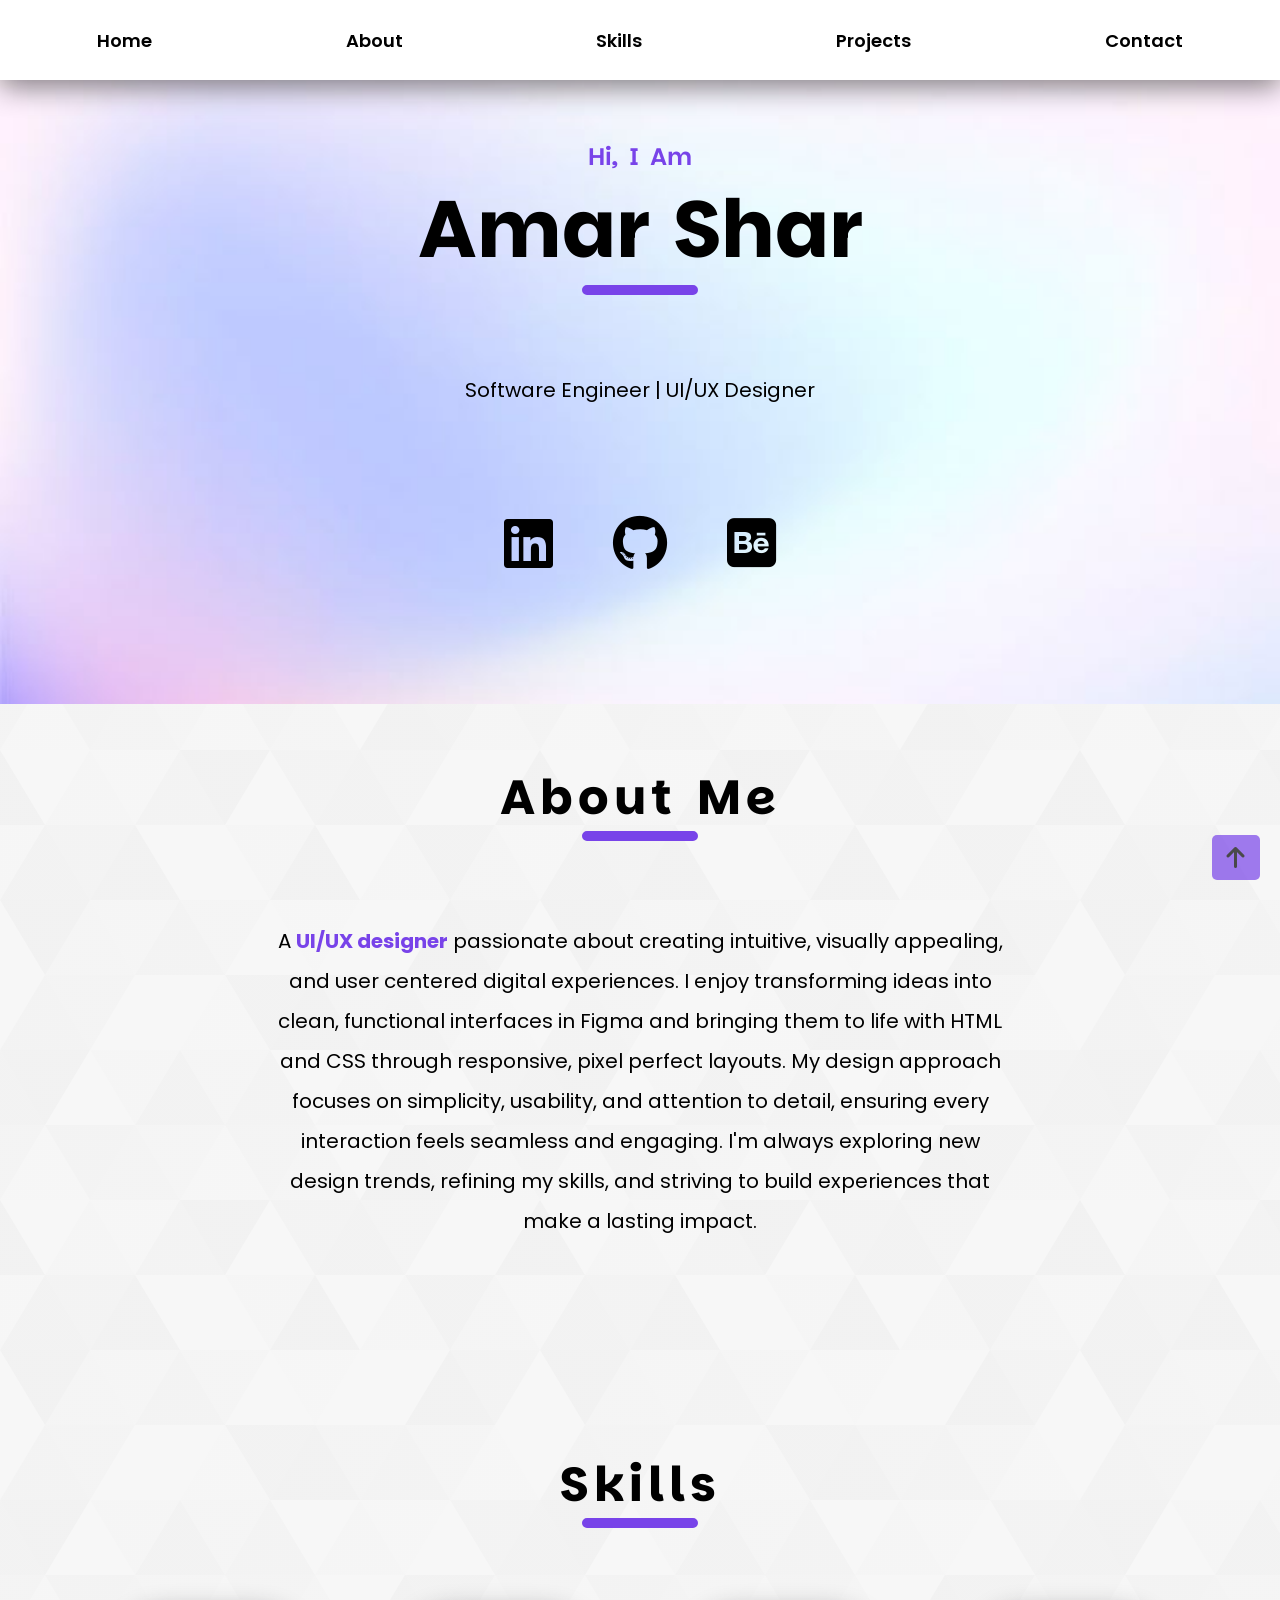
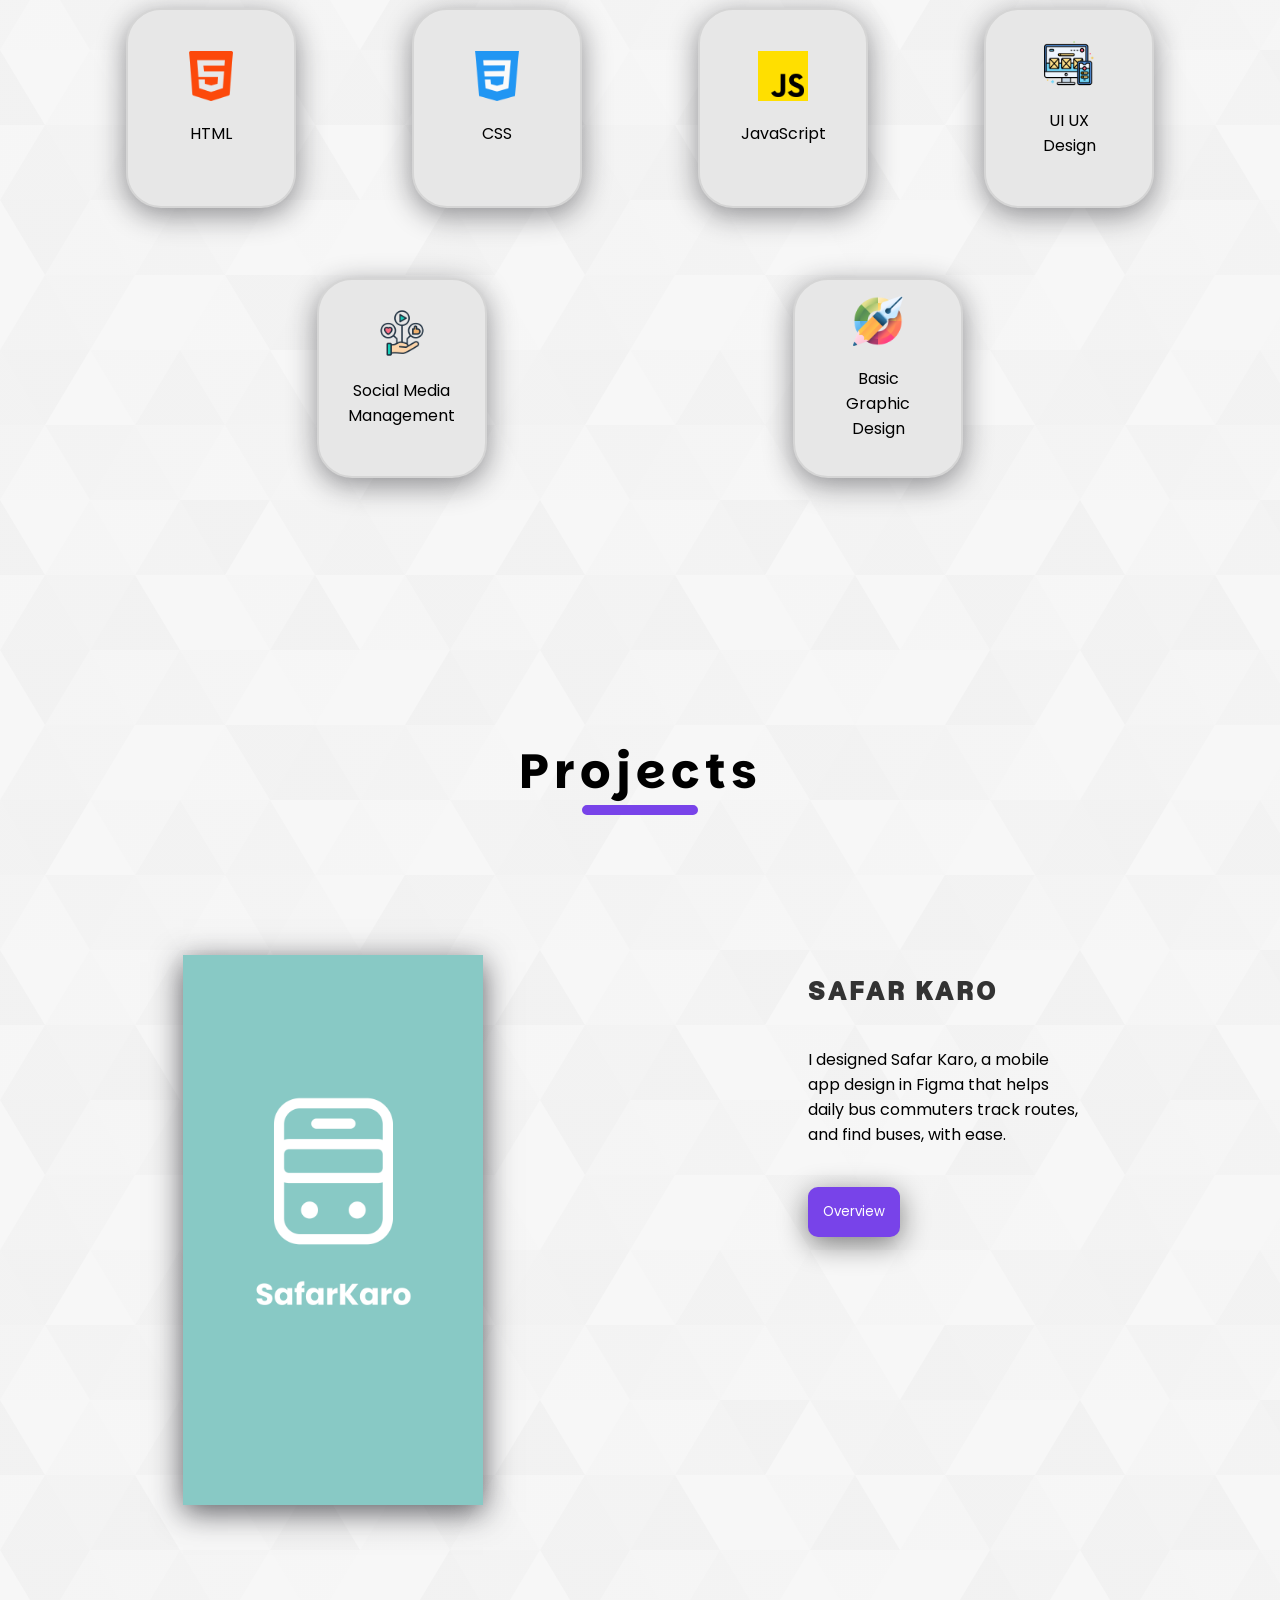
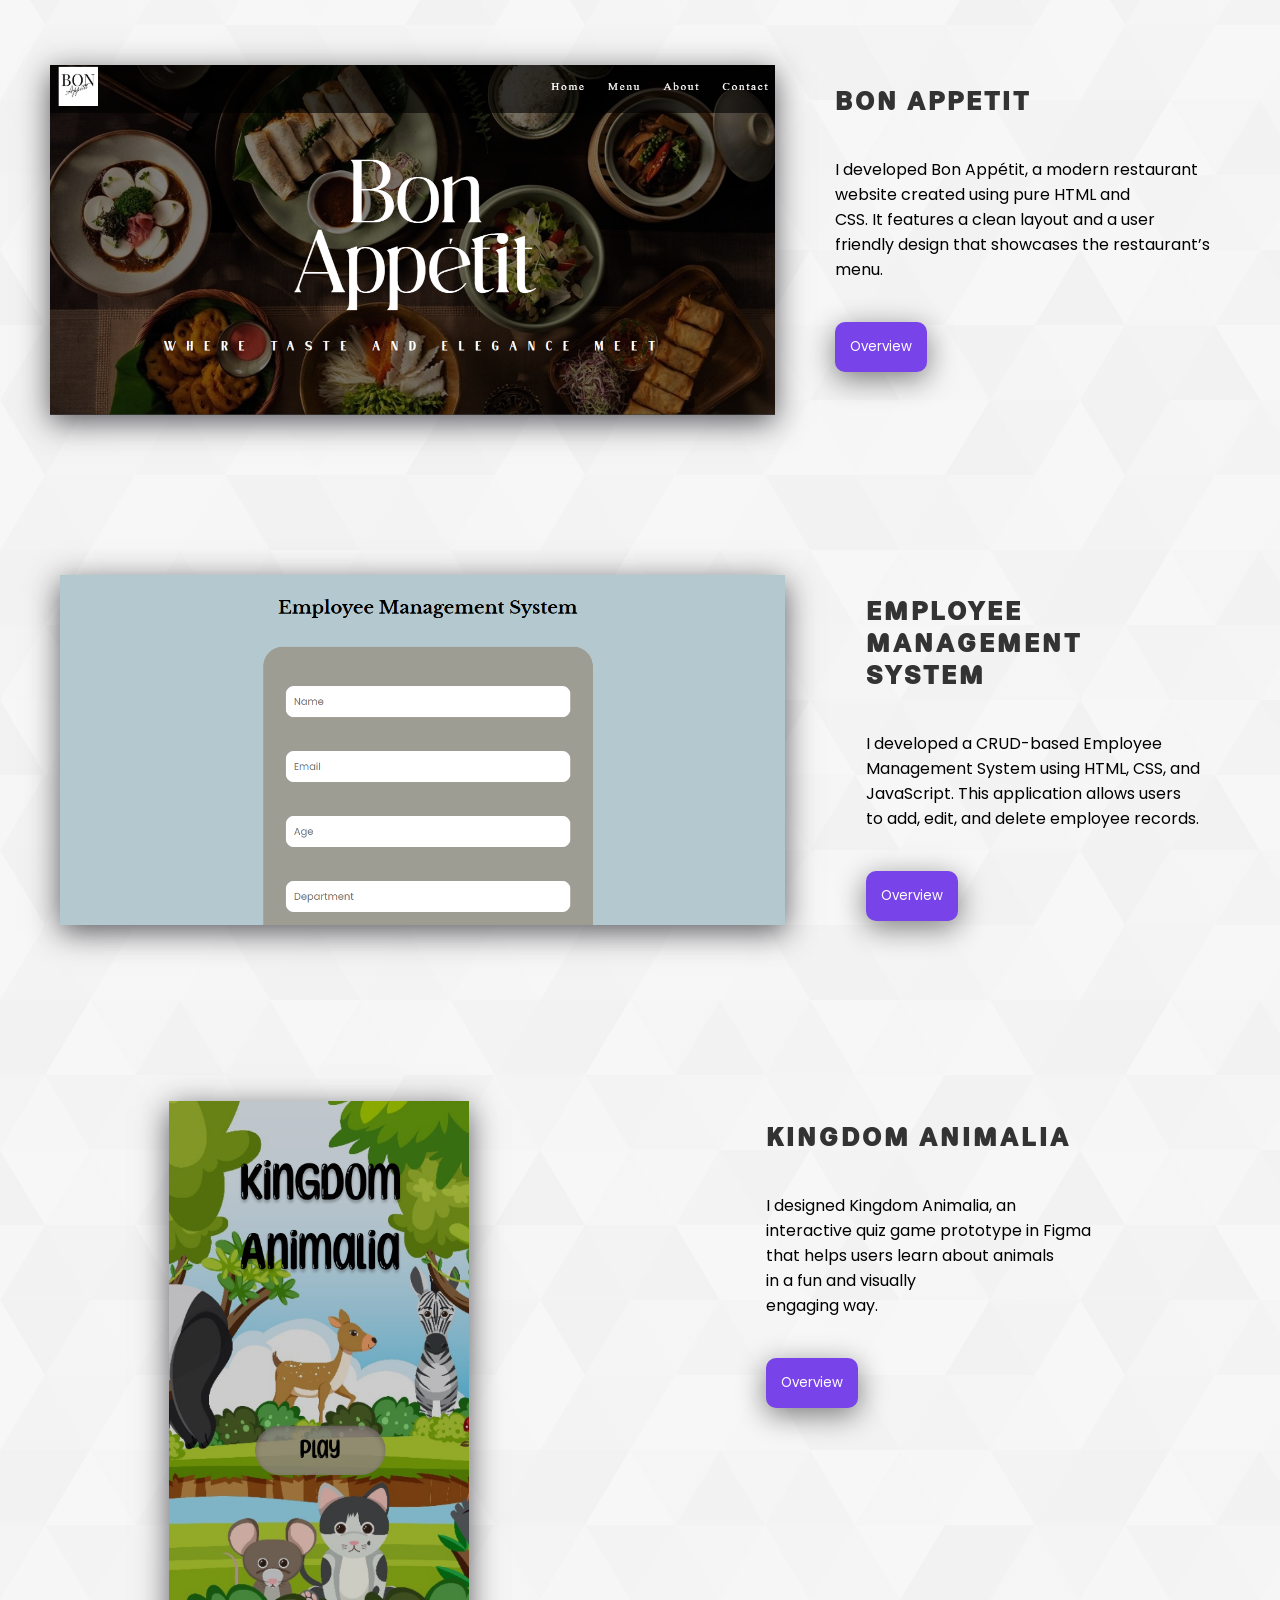
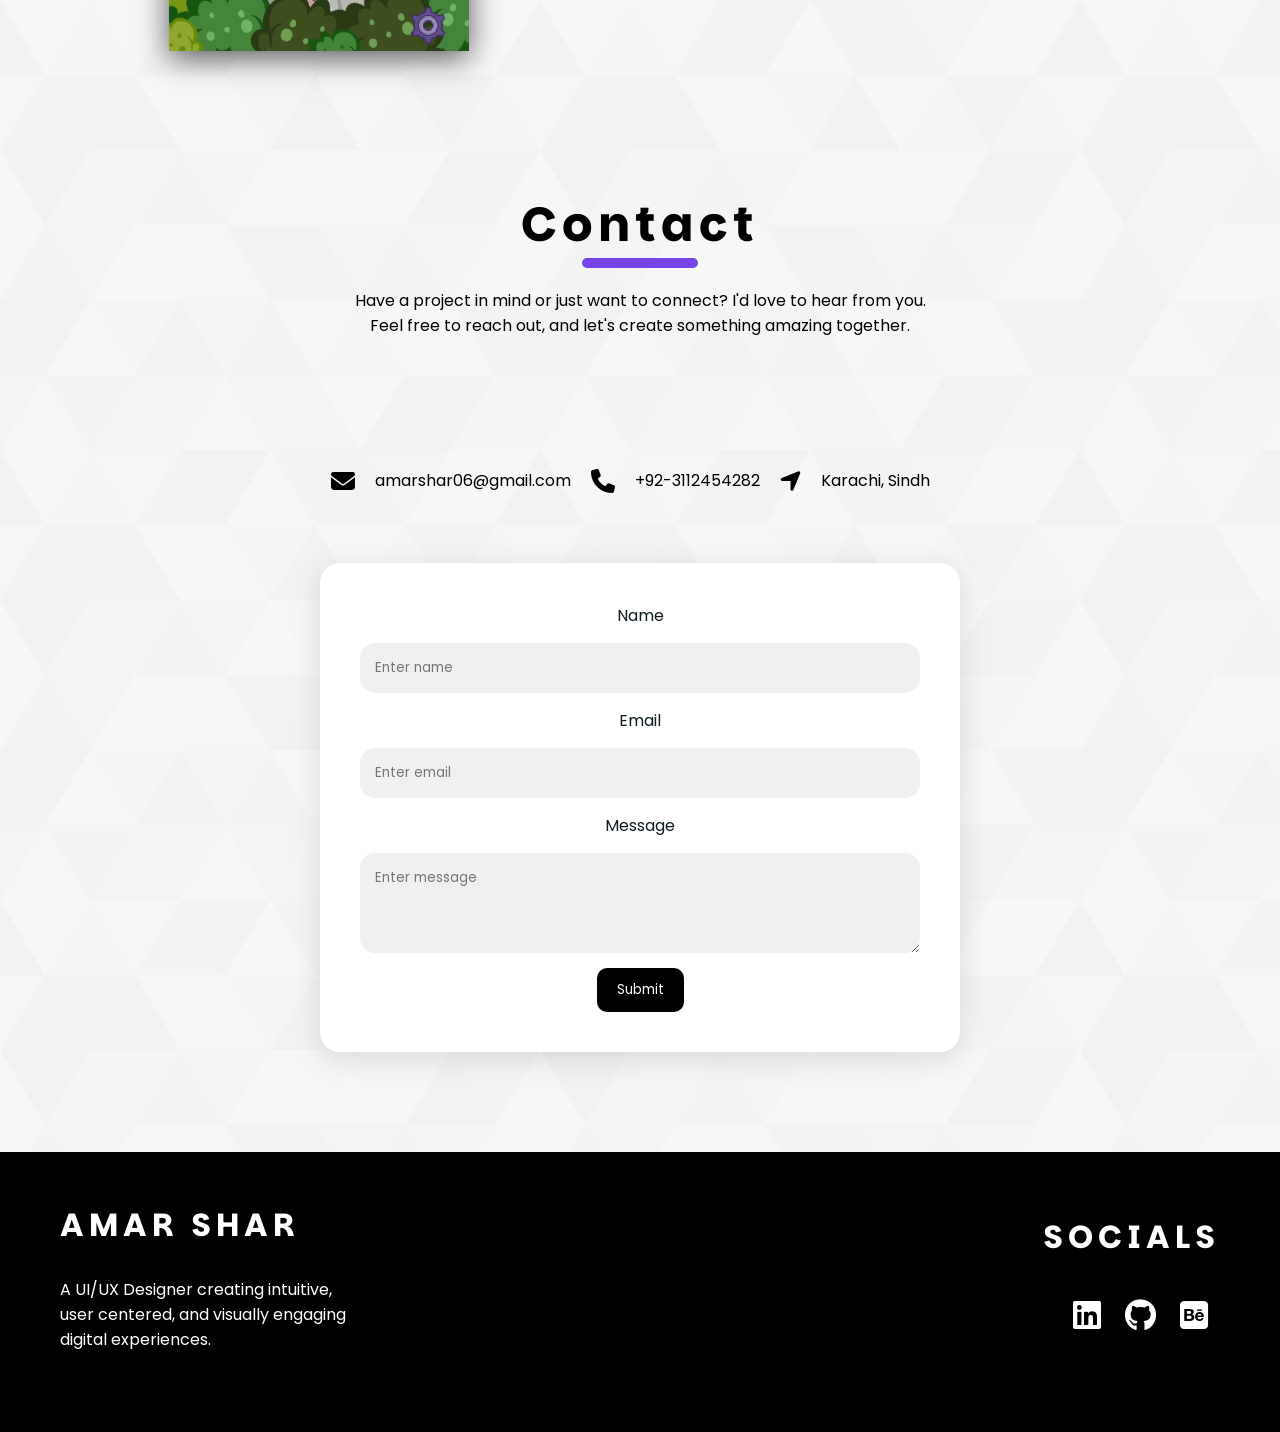
<file: index.html>
<!DOCTYPE html>
<html lang="en">

<head>
    <meta charset="UTF-8">
    <meta name="viewport" content="width=device-width, initial-scale=1.0">
    <title>Amar shar - Portfolio</title>
    <link rel="stylesheet" href="https://cdnjs.cloudflare.com/ajax/libs/font-awesome/6.6.0/css/all.min.css"
        integrity="sha512-Kc323vGBEqzTmouAECnVceyQqyqdsSiqLQISBL29aUW4U/M7pSPA/gEUZQqv1cwx4OnYxTxve5UMg5GT6L4JJg=="
        crossorigin="anonymous" referrerpolicy="no-referrer" />


    <link rel="preconnect" href="https://fonts.googleapis.com">
    <link rel="preconnect" href="https://fonts.gstatic.com" crossorigin>
    <link
        href="https://fonts.googleapis.com/css2?family=Dosis:wght@200..800&family=Libre+Baskerville:ital,wght@0,400;0,700;1,400&family=Momo+Trust+Display&family=Parkinsans:wght@300..800&family=Poppins:ital,wght@0,100;0,200;0,300;0,400;0,500;0,600;0,700;0,800;0,900;1,100;1,200;1,300;1,400;1,500;1,600;1,700;1,800;1,900&family=Roboto+Slab:wght@100..900&display=swap"
        rel="stylesheet">
    <link rel="stylesheet" href="style.css">
</head>

<body>
    <div id="top"></div>

    <nav class="navbar">
        <a href="#home">Home</a>
        <a href="#about">about</a>
        <a href="#skills">skills</a>
        <a href="#projects">projects</a>
        <a href="#contact">Contact</a>
    </nav>

    <section id="home">
        <div class="intro-heading" id="name-head">
            
            <h4>hi, i am </h4>
            <h1> amar shar</h1>
            <div class="line-div">
                <div class="line"></div>
            </div>
        </div>
        <div class="intro-para">
            <p>Software Engineer | UI/UX Designer</p>
        </div>
        <div class="intro-buttons">
            <ul>
                <li class="intro-links"><a href="https://www.linkedin.com/in/amar-shar/"><i
                            class="fa-brands fa-linkedin"></i></a></li>
                <li class="intro-links"><a href="https://github.com/amarsharr"><i class="fa-brands fa-github"></i></a>
                </li>
                <li class="intro-links"><a href="https://www.behance.net/amarshar"><i
                            class="fa-brands fa-square-behance"></i></a></li>

            </ul>
            <a href="#top" class="back-to-top"><i class="fa-solid fa-arrow-up"></i></a>
        </div>
    </section>

    <section id="about">
        <div class="intro-heading" id="heading">

            <h1>about me</h1>
            <div class="line-div">
                <div class="line"></div>
            </div>
        </div>

        <div class=" about-para">
            <p id="about-info">A <b style="color:#7843E9 ;">UI/UX designer</b> passionate about creating intuitive,
                visually appealing, and user centered digital experiences. I enjoy transforming ideas into clean,
                functional interfaces in Figma and bringing them to life with HTML and CSS through responsive, pixel
                perfect layouts. My design approach focuses on simplicity, usability, and attention to detail, ensuring
                every interaction feels seamless and engaging. I'm always exploring new design trends, refining my
                skills, and striving to build experiences that make a lasting impact.

            </p>
            <!-- <div class="intro-buttons">
                <button class="intro-links">download CV</button>
            </div> -->
        </div>
    </section>

    <section id="skills">
        <div class="intro-heading" id="heading">
            <h1>skills</h1>
            <div class="line-div">
                <div class="line"></div>
            </div>
        </div>
        <div class="skills-box">
            <div class="skill-boxes"><img src="images/html5.png">
                <p>HTML</p>
            </div>
            <div class="skill-boxes"><img src="images/css.png">
                <p>CSS</p>
            </div>
            <div class="skill-boxes"><img src="images/js.png">
                <p>JavaScript</p>
            </div>
            <div class="skill-boxes"><img src="images/uiuxx.png">
                <p>UI UX Design</p>
            </div>
            <div class="skill-boxes"><img src="images/social-media-manager.png">
                <p>Social Media Management</p>
            </div>
            <div class="skill-boxes"><img src="images/graphic-designer.png">
                <p>Basic Graphic Design</p>
            </div>
        </div>
    </section>

    <section id="projects">
        <div class="intro-heading" id="heading">
            <h1>projects</h1>
            <div class="line-div">
                <div class="line"></div>
            </div>
        </div>

        <div class="all-projects">

            <div class="first-project">
                <div class="project-img" id="ui-img">
                    <a
                        href="https://www.behance.net/gallery/249056813/SafarKaro-Bus-tracking-app-UIUX-design-Case-study"><img
                            src="images/splash screen.png"></a>
                </div>

                <div class="project-info">
                    <div class="project-heading">
                        <h1 style="text-align: left;">safar karo</h1>
                    </div>

                    <div class="project-intro">
                        <p style="text-align: left;">I designed Safar Karo, a mobile<br> app design in Figma that helps
                            <br> daily bus commuters track routes, <br>and find buses, with ease.</p>
                    </div>

                    <div class="project-button">
                        <button><a href="fourproject.html">Overview</a></button>
                    </div>
                </div>
            </div>

            <div class="first-project">
                <div class="project-img">
                    <a href="https://amarsharr.github.io/Restaurant-BonAppetit/"><img src="images/bon appetit.png"></a>
                </div>

                <div class="project-info">
                    <div class="project-heading">
                        <h1 style="text-align: left;">bon appetit</h1>
                    </div>

                    <div class="project-intro">
                        <p style="text-align: left;">I developed Bon Appétit, a modern restaurant <br>website created
                            using pure HTML and <br>
                            CSS. It features a clean layout and a user <br> friendly design that showcases the
                            restaurant’s <br> menu.</p>
                    </div>

                    <div class="project-button">
                        <button><a href="oneproject.html">Overview</a></button>
                    </div>
                </div>
            </div>

            <div class="first-project">
                <div class="project-img">
                    <a href="https://amarsharr.github.io/Crud-Application/"><img src="images/crud.png"></a>
                </div>

                <div class="project-info">
                    <div class="project-heading">
                        <h1 style="text-align: left;">employee <br>management <br> System</h1>
                    </div>

                    <div class="project-intro">
                        <p style="text-align: left;">I developed a CRUD-based Employee <br> Management System using
                            HTML, CSS, and <br>
                            JavaScript. This application allows users <br>to add, edit, and delete employee records.</p>
                    </div>

                    <div class="project-button">
                        <button><a href="twoproject.html">Overview</a></button>
                    </div>
                </div>
            </div>

            <div class="first-project">
                <div class="project-img" id="ui-img">
                    <a
                        href="https://www.figma.com/proto/EWVR3t3GEAAWu7F1Di6KTS/kingdom-animalia?page-id=0%3A1&node-id=51-4&p=f&viewport=323%2C180%2C0.04&t=61Ddvv1HvXKOVvn8-1&scaling=min-zoom&content-scaling=fixed&starting-point-node-id=51%3A4&show-proto-sidebar=1"><img
                            src="images/home screen.png"></a>
                </div>

                <div class="project-info">
                    <div class="project-heading">
                        <h1 style="text-align: left;">kingdom animalia</h1>
                    </div>

                    <div class="project-intro">
                        <p style="text-align: left;">I designed Kingdom Animalia, an<br> interactive quiz game prototype
                            in Figma<br> that helps
                            users learn about animals<br> in a fun and visually <br> engaging way.</p>
                    </div>

                    <div class="project-button">
                        <button><a href="threeproject.html">Overview</a></button>
                    </div>
                </div>
            </div>


        </div>
    </section>

    <section id="contact">
        <div class="intro-heading" id="heading">
            <h1>contact</h1>
            <div class="line-div">
                <div class="line"></div>
            </div>
            <p>Have a project in mind or just want to connect? I'd love to hear from you. <br>Feel free to reach out,
                and let's create something amazing together.</p>
        </div>

        <div class="contact-details">
            <div class="icon-info-container">
                <i class="fa-solid fa-envelope icons"></i>
                <p><a href="#">amarshar06@gmail.com</a></p>
            </div>
            <div class="icon-info-container">
                <i class="fa-solid fa-phone icons"></i>
                <p>+92-3112454282</p>
            </div>
            <div class="icon-info-container">
                <i class="fa-solid fa-location-arrow icons"></i>
                <p>Karachi, Sindh </p>
            </div>
        </div>
        <div class="form-container">
            <div class="container">
                <form action="">
                    <label for="fname">Name</label>
                    <input type="text" id="fname" name="firstname" placeholder="Enter name">

                    <label for="email">Email</label>
                    <input type="email" id="email" name="email" placeholder="Enter email">

                    <label for="subject">Message</label>
                    <textarea id="subject" name="subject" placeholder="Enter message"></textarea>

                    <div class="button-div">
                        <input type="submit" value="Submit">
                    </div>
                </form>
            </div>
        </div>
    </section>

    <footer>
        <div class="footer-container">
            <div class="footer-head">
                <h1>amar shar</h1>
                <p style="text-align: left;">A UI/UX Designer creating intuitive, <br> user centered, and visually
                    engaging <br>digital experiences.</p>
            </div>
            <div class="footer-socials">
                <h1>socials</h1>
                <div class="footer-icon-container">
                    <ul>
                        <li class="footer-icons"><a href="https://www.linkedin.com/in/amar-shar/"><i
                                    class="fa-brands fa-linkedin"></i></a></li>
                        <li class="footer-icons"><a href="https://github.com/amarsharr"><i
                                    class="fa-brands fa-github"></i></a></li>
                        <!-- <li class="footer-icons"><a href=""><i class="fa-brands fa-instagram"></i></a></li> -->
                        <li class="footer-icons"><a href="https://www.behance.net/amarshar"><i
                                    class="fa-brands fa-square-behance"></i></a></li>
                    </ul>
                </div>
            </div>
        </div>
    </footer>
</body>

</html>
</file>
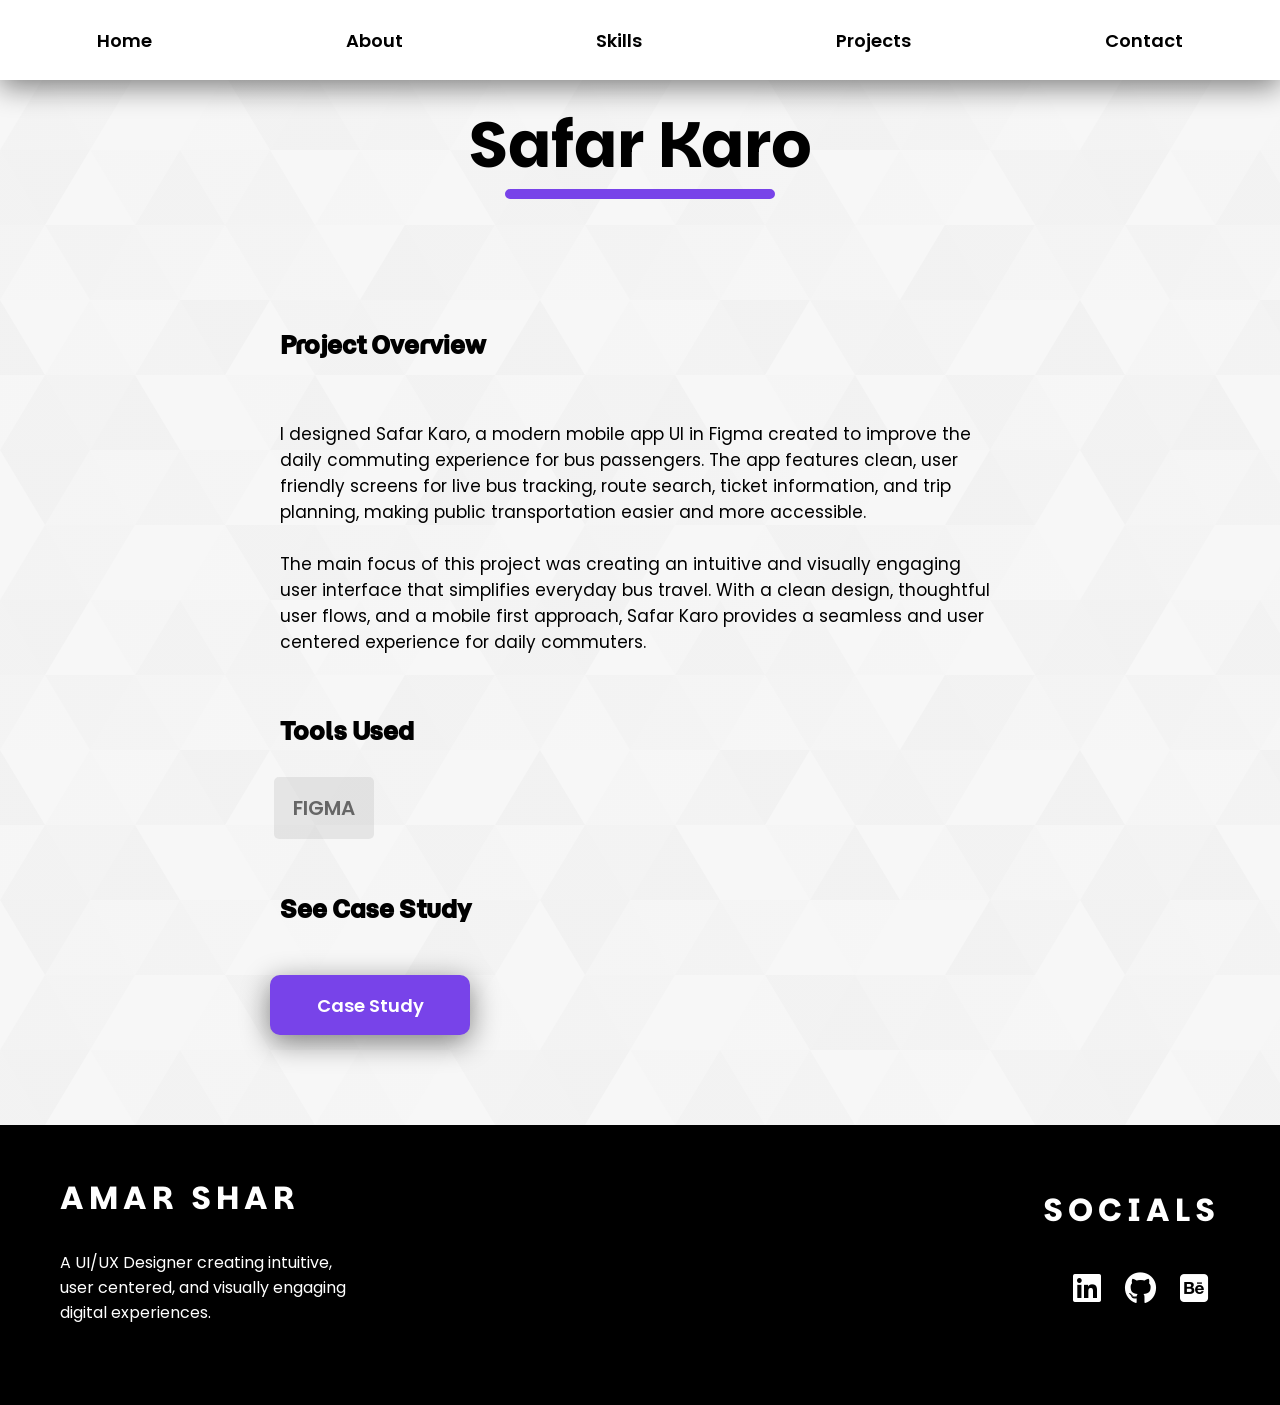
<file: fourproject.html>
<!DOCTYPE html>
<html lang="en">

<head>
    <meta charset="UTF-8">
    <meta name="viewport" content="width=device-width, initial-scale=1.0">
    <title>Portfolio-project</title>

    <link rel="preconnect" href="https://fonts.googleapis.com">
    <link rel="preconnect" href="https://fonts.gstatic.com" crossorigin>
    <link
        href="https://fonts.googleapis.com/css2?family=Dosis:wght@200..800&family=Libre+Baskerville:ital,wght@0,400;0,700;1,400&family=Momo+Trust+Display&family=Parkinsans:wght@300..800&family=Poppins:ital,wght@0,100;0,200;0,300;0,400;0,500;0,600;0,700;0,800;0,900;1,100;1,200;1,300;1,400;1,500;1,600;1,700;1,800;1,900&family=Roboto+Slab:wght@100..900&display=swap"
        rel="stylesheet">
    <link rel="stylesheet" href="https://cdnjs.cloudflare.com/ajax/libs/font-awesome/6.5.2/css/all.min.css">
    <link rel="stylesheet" href="style.css">
</head>

<body>
    <nav class="navbar">
        <a href="index.html">Home</a>
        <a href="index.html">about</a>
        <a href="index.html">skills</a>
        <a href="index.html">projects</a>
        <a href="index.html">Contact</a>
    </nav>

    <section class="oneproject">
        <div class="oneproject-head-container">
            <h1>safar karo</h1>
            <div class="line-div" id="project-line">
                <div class="line" id="project-line"></div>
            </div>
        </div>

        <div class="oneproject-content">

            <h2>Project Overview</h2>
            <p style="text-align: left;">I designed Safar Karo, a modern mobile app UI in Figma created to improve the
                daily commuting experience for bus passengers. The app features clean, user friendly screens for live
                bus tracking, route search, ticket information, and trip planning, making public transportation easier
                and more accessible.
                <br><br>
                The main focus of this project was creating an intuitive and visually engaging user interface that
                simplifies everyday bus travel. With a clean design, thoughtful user flows, and a mobile first approach,
                Safar Karo provides a seamless and user centered experience for daily commuters.
            </p>

            <h2>tools used</h2>
            <div class="skills-tools">
                <div class="tools-div">figma</div>
            </div>
            <h2>see case study</h2>
            <button><a
                    href="https://www.behance.net/gallery/249056813/SafarKaro-Bus-tracking-app-UIUX-design-Case-study">Case
                    Study</a></button>
        </div>
    </section>

    <footer>
        <div class="footer-container">
            <div class="footer-head">
                <h1>amar shar</h1>
                <p style="text-align: left;">A UI/UX Designer creating intuitive, <br> user centered, and visually
                    engaging <br>digital experiences.</p>
            </div>
            <div class="footer-socials">
                <h1>socials</h1>
                <div class="footer-icon-container">
                    <ul>
                        <li class="footer-icons"><a href="https://www.linkedin.com/in/amar-shar/"><i
                                    class="fa-brands fa-linkedin"></i></a></li>
                        <li class="footer-icons"><a href="https://github.com/amarsharr"><i
                                    class="fa-brands fa-github"></i></a></li>
                        <!-- <li class="footer-icons"><a href=""><i class="fa-brands fa-instagram"></i></a></li> -->
                        <li class="footer-icons"><a href="https://www.behance.net/amarshar"><i
                                    class="fa-brands fa-square-behance"></i></a></li>
                    </ul>
                </div>
            </div>
        </div>
    </footer>
</body>

</html>
</file>
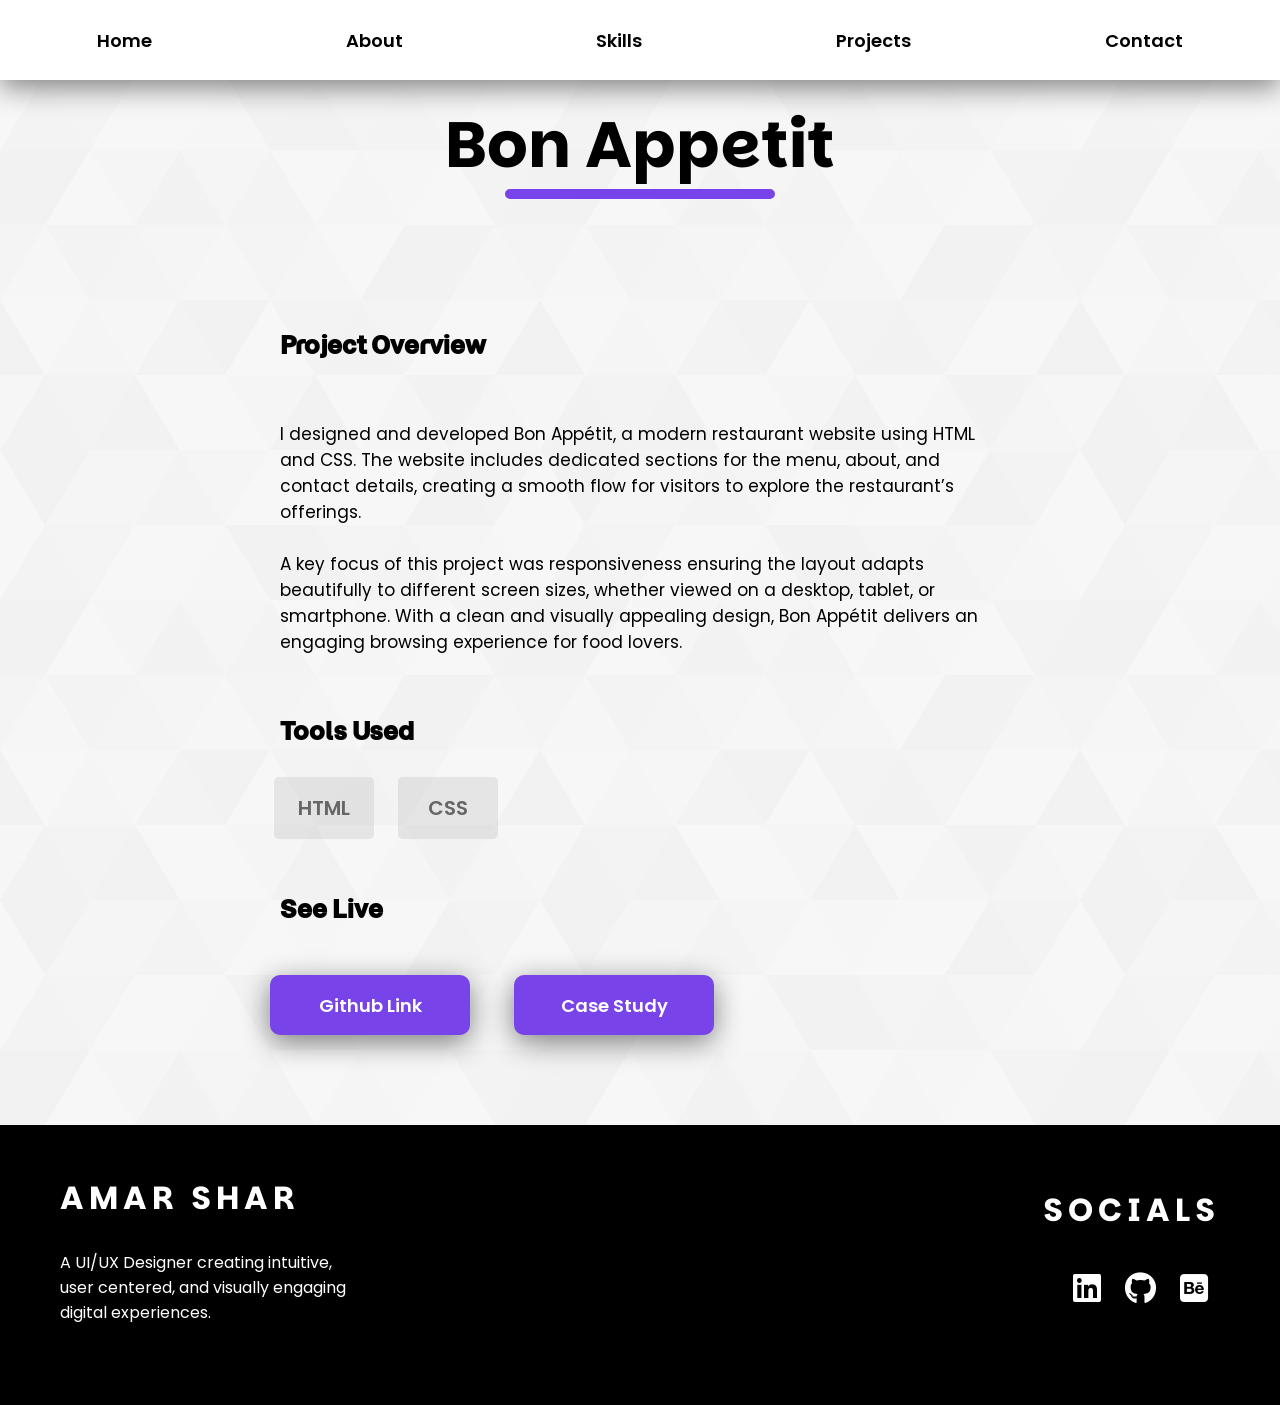
<file: oneproject.html>
<!DOCTYPE html>
<html lang="en">

<head>
    <meta charset="UTF-8">
    <meta name="viewport" content="width=device-width, initial-scale=1.0">
    <title>Portfolio-project</title>

    <link rel="preconnect" href="https://fonts.googleapis.com">
    <link rel="preconnect" href="https://fonts.gstatic.com" crossorigin>
    <link
        href="https://fonts.googleapis.com/css2?family=Dosis:wght@200..800&family=Libre+Baskerville:ital,wght@0,400;0,700;1,400&family=Momo+Trust+Display&family=Parkinsans:wght@300..800&family=Poppins:ital,wght@0,100;0,200;0,300;0,400;0,500;0,600;0,700;0,800;0,900;1,100;1,200;1,300;1,400;1,500;1,600;1,700;1,800;1,900&family=Roboto+Slab:wght@100..900&display=swap"
        rel="stylesheet">
    <link rel="stylesheet" href="https://cdnjs.cloudflare.com/ajax/libs/font-awesome/6.5.2/css/all.min.css">
    <link rel="stylesheet" href="style.css">
</head>

<body>
    <nav class="navbar">
        <a href="index.html">Home</a>
        <a href="index.html">about</a>
        <a href="index.html">skills</a>
        <a href="index.html">projects</a>
        <a href="index.html">Contact</a>
    </nav>

    <section class="oneproject">
        <div class="oneproject-head-container">
            <h1>bon appetit</h1>
            <div class="line-div" id="project-line">
                <div class="line" id="project-line"></div>
            </div>
        </div>

        <div class="oneproject-content">

            <h2>Project Overview</h2>
            <p style="text-align: left;">I designed and developed Bon Appétit, a modern restaurant website using HTML
                and CSS. The website
                includes dedicated sections for the menu, about, and contact details, creating a smooth flow for
                visitors to explore the restaurant’s offerings.
                <br><br>
                A key focus of this project was responsiveness ensuring the layout adapts beautifully to different
                screen sizes, whether viewed on a desktop, tablet, or smartphone. With a clean and visually appealing
                design, Bon Appétit delivers an engaging browsing experience for food lovers.
            </p>

            <h2>tools used</h2>
            <div class="skills-tools">
                <div class="tools-div">
                    HTML</div>
                <div class="tools-div">css</div>
            </div>
            <h2>see live</h2>
            <div class="perproject-button" style="flex-direction: row;">
                <button><a href="https://amarsharr.github.io/Restaurant-BonAppetit/">Github Link</a></button>
                <button><a
                        href="https://www.behance.net/gallery/249525815/Bon-Apptit-Restaurant-Website-(HTML-CSS)">Case
                        Study</a></button>
            </div>
        </div>
    </section>

    <footer>
        <div class="footer-container">
            <div class="footer-head">
                <h1>amar shar</h1>
                <p style="text-align: left;">A UI/UX Designer creating intuitive, <br> user centered, and visually
                    engaging <br>digital experiences.</p>
            </div>
            <div class="footer-socials">
                <h1>socials</h1>
                <div class="footer-icon-container">
                    <ul>
                        <li class="footer-icons"><a href="https://www.linkedin.com/in/amar-shar/"><i
                                    class="fa-brands fa-linkedin"></i></a></li>
                        <li class="footer-icons"><a href="https://github.com/amarsharr"><i
                                    class="fa-brands fa-github"></i></a></li>
                        <!-- <li class="footer-icons"><a href=""><i class="fa-brands fa-instagram"></i></a></li> -->
                        <li class="footer-icons"><a href="https://www.behance.net/amarshar"><i
                                    class="fa-brands fa-square-behance"></i></a></li>
                    </ul>
                </div>
            </div>
        </div>
    </footer>
</body>

</html>
</file>
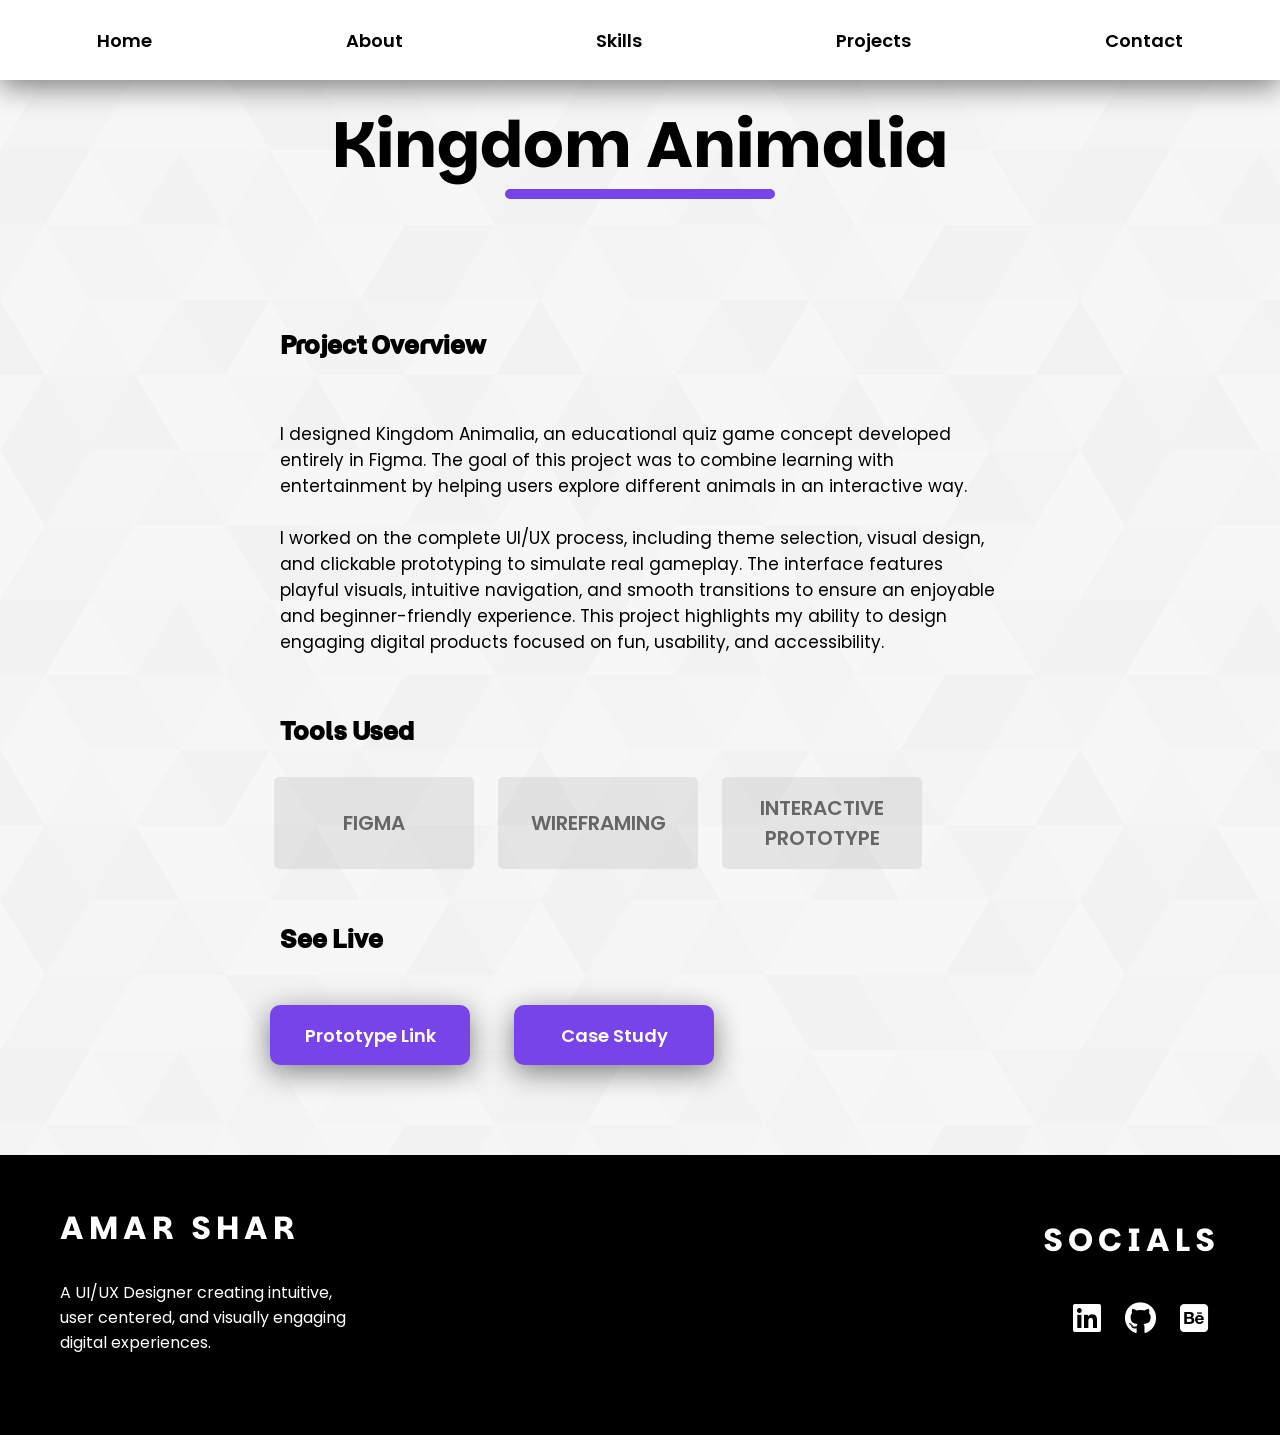
<file: threeproject.html>
<!DOCTYPE html>
<html lang="en">

<head>
    <meta charset="UTF-8">
    <meta name="viewport" content="width=device-width, initial-scale=1.0">
    <title>Portfolio-project</title>

    <link rel="preconnect" href="https://fonts.googleapis.com">
    <link rel="preconnect" href="https://fonts.gstatic.com" crossorigin>
    <link
        href="https://fonts.googleapis.com/css2?family=Dosis:wght@200..800&family=Libre+Baskerville:ital,wght@0,400;0,700;1,400&family=Momo+Trust+Display&family=Parkinsans:wght@300..800&family=Poppins:ital,wght@0,100;0,200;0,300;0,400;0,500;0,600;0,700;0,800;0,900;1,100;1,200;1,300;1,400;1,500;1,600;1,700;1,800;1,900&family=Roboto+Slab:wght@100..900&display=swap"
        rel="stylesheet">
    <link rel="stylesheet" href="https://cdnjs.cloudflare.com/ajax/libs/font-awesome/6.5.2/css/all.min.css">
    <link rel="stylesheet" href="style.css">
</head>

<body>
    <nav class="navbar">
        <a href="index.html">Home</a>
        <a href="index.html">about</a>
        <a href="index.html">skills</a>
        <a href="index.html">projects</a>
        <a href="index.html">Contact</a>
    </nav>

    <section class="oneproject">
        <div class="oneproject-head-container">
            <h1>Kingdom Animalia</h1>
            <div class="line-div" id="project-line">
                <div class="line" id="project-line"></div>
            </div>
        </div>

        <div class="oneproject-content">

            <h2>Project Overview</h2>
            <p style="text-align: left;">I designed Kingdom Animalia, an educational quiz game concept developed
                entirely in Figma. The goal of
                this project was to combine learning with entertainment by helping users explore different animals in an
                interactive way.
                <br><br>
                I worked on the complete UI/UX process, including theme selection, visual design, and clickable
                prototyping to simulate real gameplay. The interface features playful visuals, intuitive navigation, and
                smooth transitions to ensure an enjoyable and beginner-friendly experience. This project highlights my
                ability to design engaging digital products focused on fun, usability, and accessibility.
            </p>

            <h2>tools used</h2>
            <div class="skills-tools">
                <div class="tools-div" id="figma-tools">figma</div>
                <div class="tools-div" id="figma-tools">wireframing</div>
                <div class="tools-div" id="figma-tools">interactive prototype</div>

            </div>
            <h2>see live</h2>
            <div class="perproject-button" style="flex-direction: row;">
                <button><a
                        href="https://www.figma.com/proto/EWVR3t3GEAAWu7F1Di6KTS/kingdom-animalia?page-id=0%3A1&node-id=51-4&p=f&viewport=323%2C180%2C0.04&t=61Ddvv1HvXKOVvn8-1&scaling=min-zoom&content-scaling=fixed&starting-point-node-id=51%3A4&show-proto-sidebar=1">prototype
                        Link</a></button>
                <button><a
                        href="https://www.behance.net/gallery/249851565/Kingdom-Animalia-Quiz-Game-App-UIUX-case-study">Case
                        Study</a></button>
            </div>
        </div>
    </section>

    <footer>
        <div class="footer-container">
            <div class="footer-head">
                <h1>amar shar</h1>
                <p style="text-align: left;">A UI/UX Designer creating intuitive, <br> user centered, and visually
                    engaging <br>digital experiences.</p>
            </div>
            <div class="footer-socials">
                <h1>socials</h1>
                <div class="footer-icon-container">
                    <ul>
                        <li class="footer-icons"><a href="https://www.linkedin.com/in/amar-shar/"><i
                                    class="fa-brands fa-linkedin"></i></a></li>
                        <li class="footer-icons"><a href="https://github.com/amarsharr"><i
                                    class="fa-brands fa-github"></i></a></li>
                        <!-- <li class="footer-icons"><a href=""><i class="fa-brands fa-instagram"></i></a></li> -->
                        <li class="footer-icons"><a href="https://www.behance.net/amarshar"><i
                                    class="fa-brands fa-square-behance"></i></a></li>
                    </ul>
                </div>
            </div>
        </div>
    </footer>
</body>

</html>
</file>
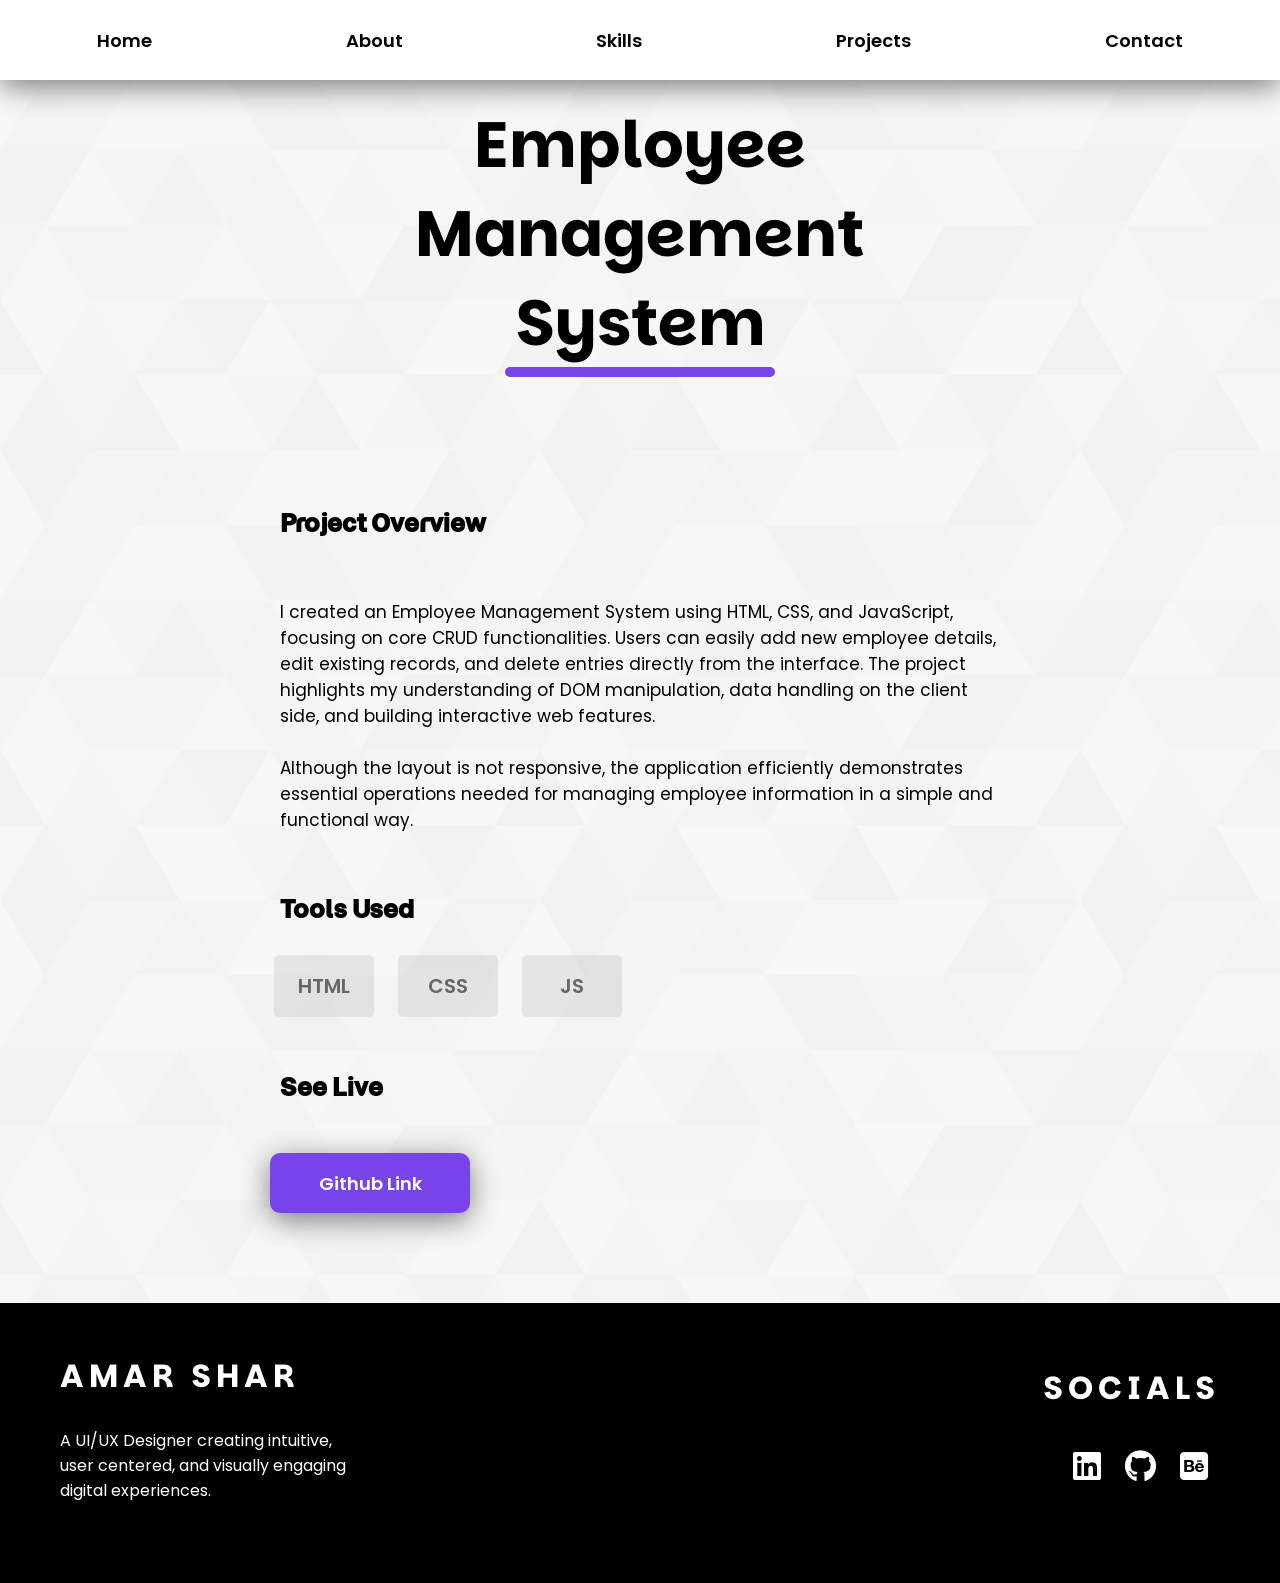
<file: twoproject.html>
<!DOCTYPE html>
<html lang="en">

<head>
    <meta charset="UTF-8">
    <meta name="viewport" content="width=device-width, initial-scale=1.0">
    <title>Portfolio-project</title>

    <link rel="preconnect" href="https://fonts.googleapis.com">
    <link rel="preconnect" href="https://fonts.gstatic.com" crossorigin>
    <link
        href="https://fonts.googleapis.com/css2?family=Dosis:wght@200..800&family=Libre+Baskerville:ital,wght@0,400;0,700;1,400&family=Momo+Trust+Display&family=Parkinsans:wght@300..800&family=Poppins:ital,wght@0,100;0,200;0,300;0,400;0,500;0,600;0,700;0,800;0,900;1,100;1,200;1,300;1,400;1,500;1,600;1,700;1,800;1,900&family=Roboto+Slab:wght@100..900&display=swap"
        rel="stylesheet">
    <link rel="stylesheet" href="https://cdnjs.cloudflare.com/ajax/libs/font-awesome/6.5.2/css/all.min.css">
    <link rel="stylesheet" href="style.css">
</head>

<body>
    <nav class="navbar">
        <a href="index.html">Home</a>
        <a href="index.html">about</a>
        <a href="index.html">skills</a>
        <a href="index.html">projects</a>
        <a href="index.html">Contact</a>
    </nav>

    <section class="oneproject">
        <div class="oneproject-head-container">
            <h1>employee <br>management <br> System</h1>
            <div class="line-div" id="project-line">
                <div class="line" id="project-line"></div>
            </div>
        </div>

        <div class="oneproject-content">

            <h2>Project Overview</h2>
            <p style="text-align: left;">I created an Employee Management System using HTML, CSS, and JavaScript,
                focusing on core CRUD
                functionalities. Users can easily add new employee details, edit existing records, and delete entries
                directly from the interface. The project highlights my understanding of DOM manipulation, data handling
                on the client side, and building interactive web features.
                <br><br>
                Although the layout is not responsive, the application efficiently demonstrates essential operations
                needed for managing employee information in a simple and functional way.
            </p>

            <h2>tools used</h2>
            <div class="skills-tools">
                <div class="tools-div">HTML</div>
                <div class="tools-div">css</div>
                <div class="tools-div">Js</div>

            </div>
            <h2>see live</h2>
            <button><a href="https://amarsharr.github.io/Crud-Application/">Github Link</a></button>
        </div>
    </section>


    <footer>
        <div class="footer-container">
            <div class="footer-head">
                <h1>amar shar</h1>
                <p style="text-align: left;">A UI/UX Designer creating intuitive, <br> user centered, and visually
                    engaging <br>digital experiences.</p>
            </div>
            <div class="footer-socials">
                <h1>socials</h1>
                <div class="footer-icon-container">
                    <ul>
                        <li class="footer-icons"><a href="https://www.linkedin.com/in/amar-shar/"><i
                                    class="fa-brands fa-linkedin"></i></a></li>
                        <li class="footer-icons"><a href="https://github.com/amarsharr"><i
                                    class="fa-brands fa-github"></i></a></li>
                        <!-- <li class="footer-icons"><a href=""><i class="fa-brands fa-instagram"></i></a></li> -->
                        <li class="footer-icons"><a href="https://www.behance.net/amarshar"><i
                                    class="fa-brands fa-square-behance"></i></a></li>
                    </ul>
                </div>
            </div>
        </div>
    </footer>
</body>

</html>
</file>
<file: style.css>
* {
    padding: 0;
    margin: 0;
    box-sizing: border-box;
    color: black;
}

html {
    scroll-behavior: smooth;
}

body {
    background: linear-gradient(to right, rgba(245, 245, 245, 0.8), rgba(245, 245, 245, 0.8)), url(images/bgg.svg);
    background-size: cover;
    background-position: center;

}

#home {
    background-image: url(images/download\ \(1\).jpeg);
    background-position: center;
    background-size: cover;
    background-repeat: no-repeat;
}

.back-to-top {
    position: fixed;
    bottom: 20px;
    right: 20px;
    text-decoration: none;
    background: #7843E9;
    color: white;
    padding: 10px 15px;
    border-radius: 5px;
    font-size: 16px;
    opacity: 0.7;
    transition: opacity 0.3s ease;
}

.navbar {
    display: flex;
    height: 80px;
    overflow: hidden;
    background-color: white;
    position: fixed;
    top: 0;
    width: 100%;
    align-items: center;
    justify-content: space-around;
    flex-wrap: wrap;
    box-shadow: rgb(0 0 0 / 49%) 0px 7px 29px 0px;
}

.navbar a {
    float: left;
    color: black;
    text-align: center;
    padding: 14px 16px;
    text-decoration: none;
    font-family: poppins;
    font-size: 18px;
    text-transform: capitalize;
    word-spacing: 1px;
    font-weight: 600;
    transition: transform 0.5s ease;
}

.intro-heading {
    padding: 60px;
}

#name-head {
    margin-top: 80px;
}

.intro-heading h1 {
    font-family: parkinsans;
    display: flex;
    flex-direction: row;
    justify-content: center;
    align-items: center;
    text-transform: capitalize;
    word-spacing: 5px;
    font-size: 5rem;
    text-align: center;
}

h4 {
    font-family: parkinsans;
    display: flex;
    flex-direction: row;
    justify-content: center;
    align-items: center;
    text-transform: capitalize;
    word-spacing: 5px;
    font-weight: 600;
    font-size: 1.5rem;
    text-align: center;
    color: #7843E9;
}
#heading h1 {
    font-size: 3rem;
    letter-spacing: 5px;
}

.intro-para p {
    display: flex;
    flex-direction: row;
    justify-content: center;
    align-items: center;
    font-family: poppins;
    font-size: 20px;
}

.intro-buttons {
    margin: 60px 60px 0;
    padding: 50px;
    display: flex;
    flex-direction: row;
    justify-content: center;
    align-items: center;
}

.fa-brands {
    font-size: 3.5rem;
    transition: transform 0.5s ease;
}

.intro-buttons button {
    padding: 20px 30px;
    border-radius: 10px;
    text-transform: capitalize;
    font-family: 'Poppins';
    font-weight: 600;
    font-size: 1.2rem;
    transition: transform 0.5s ease;
    background-color: #7843E9;
    box-shadow: rgb(0 0 0 / 49%) 0px 7px 29px 0px;
    color: white;
    border: none;
    text-align: center;
}

.intro-buttons ul {
    display: flex;
    flex-direction: row;
    justify-content: center;
    align-items: center;
    font-size: 40px;
    color: white;
}

.intro-buttons li {
    list-style-type: none;
}

.intro-links {
    margin: 0 30px 80px;
}

.line-div {
    display: flex;
    justify-content: center;
    align-items: center;
}

.line {
    border: 5px solid #7843E9;
    border-radius: 50px;
    width: 10%;
}

.about-para {
    margin: 0 250px 150px;
    font-family: poppins;
    font-size: 25px;
}

#about-info {
    line-height: 40px;
    font-size: 20px;
    text-align: center;
}

.skills-box {
    display: flex;
    flex-direction: row;
    flex-wrap: wrap;
    justify-content: space-evenly;
    align-items: center;
    margin: 0 60px 150px;
}

.skill-boxes {
    height: 200px;
    width: 170px;
    border: 2px #d5d5d5 solid;
    background-color: #e7e7e7;
    display: flex;
    flex-direction: column;
    justify-content: center;
    align-items: center;
    padding: 70px;
    margin: 20px 50px 50px;
    border-radius: 35px;
    cursor: pointer;
    transition: transform 0.5s ease;
    box-shadow: rgb(32 32 39 / 49%) 0px 7px 29px 0px;
}

.skill-boxes p {
    text-align: center;
    font-family: poppins;
}

.skill-boxes img {
    height: 50px;
}

.all-projects {
    display: flex;
    flex-direction: column;
}

.first-project {
    display: flex;
    flex-direction: row;
    justify-content: space-around;
    flex-wrap: wrap;
    margin: 80px 30px;
}

.project-info {
    display: flex;
    flex-direction: column;
}

.project-info h1 {
    font-family: "Momo Trust Display";
    text-transform: uppercase;
    letter-spacing: 3px;
    color: #333;
}

.project-info h1,
p,
button {
    margin: 20px;
    text-align: center;

}

.project-info button {
    cursor: pointer;
    transition: transform 0.5s ease;
    padding: 15px;
    border-radius: 10px;
    background-color: #7843E9;
    box-shadow: rgb(0 0 0 / 49%) 0px 7px 29px 0px;
    border: none;
}

.project-info p {
    font-family: poppins;
}

.project-info a {
    text-decoration: none;
    font-family: poppins;
    color: white;
}

.project-img {
    height: 350px;
    width: 725px;
    box-shadow: rgb(32 32 39 / 73%) 0px 7px 29px 0px;
}

.project-img img {
    height: 100%;
    width: 100%;
    object-fit: cover;
    cursor: pointer;
    transition: transform 0.5s ease;
}

#ui-img {
    height: 550px;
    width: 300px;
}

#heading p {
    text-align: center;
    font-family: poppins;
}

.form-container {
    display: flex;
    justify-content: center;
    align-items: center;
    margin-bottom: 100px;
}

.contact-details {
    display: flex;
    flex-direction: row;
    align-items: center;
    justify-content: center;
    flex-wrap: wrap;
    padding: 30px 0 50px;
}

.icon-info-container {
    display: contents;
}

.icon-info-container a {
    text-decoration: none;
}

.fa-solid {
    font-size: 1.5rem;
}

.contact-details p {
    font-family: poppins;
}

input[type=text],
select,
textarea {
    width: 100%;
    padding: 15px;
    border: none;
    border-radius: 15px;
    margin-top: 15px;
    margin-bottom: 15px;
    resize: vertical;
    font-family: poppins;
    background-color: #f0f0f0;
    display: flex;
    justify-content: center;
    align-items: center;
}

input[type=email],
select,
textarea {
    width: 100%;
    padding: 15px;
    border: none;
    border-radius: 15px;
    margin-top: 15px;
    margin-bottom: 15px;
    resize: vertical;
    font-family: poppins;
    background-color: #f0f0f0;
    display: flex;
    justify-content: center;
    align-items: center;
}

input[type=submit] {
    background-color: black;
    color: white;
    padding: 12px 20px;
    border: none;
    border-radius: 10px;
    cursor: pointer;
    font-family: poppins;
    transition: transform 0.5s ease;
}

.container {
    border-radius: 20px;
    background-color: white;
    box-shadow: rgba(100, 100, 111, 0.2) 0px 7px 29px 0px;
    padding: 40px;
    width: 50%;
}

label {
    font-family: poppins;
    color: #0f1d22;
    display: flex;
    justify-content: center;
    align-items: center;
}

textarea {
    height: 100px;
}

.button-div {
    display: flex;
    justify-content: center;
    align-items: center;
}

.oneproject-head-container {
    display: flex;
    justify-content: center;
    flex-direction: column;
    align-items: center;
    margin: 100px 100px 70px;
}

.oneproject-content {
    display: flex;
    flex-direction: column;
    align-items: flex-start;
    margin: 40px 150px;
    padding: 30px 100px;
}

.oneproject-content p,
h2 {
    margin: 30px;
}

.oneproject-head-container h1 {
    text-transform: capitalize;
    font-size: 4rem;
    font-family: parkinsans;
    text-align: center;
}

.oneproject-content h2 {
    text-transform: capitalize;
    font-family: "Momo Trust Display";
}

.oneproject-content p {
    font-family: poppins;
    font-size: 17px;
}

.oneproject-content button {
    border-radius: 10px;
    height: 60px;
    padding: 15px 30px;
    text-align: center;
    width: 200px;
    transition: transform 0.5s ease;
    background-color: #7843E9;
    box-shadow: rgb(0 0 0 / 49%) 0px 7px 29px 0px;
    border: none;
}

#project-line {
    width: 50%;
}

.skills-tools {
    display: flex;
    flex-wrap: wrap;
}

.tools-div {
    font-family: poppins;
    padding: 1rem 1rem;
    margin-bottom: 1.5rem;
    margin-left: 1.5rem;
    font-size: 20px;
    width: 100px;
    text-align: center;
    background: rgba(153, 153, 153, 0.2);
    border-radius: 5px;
    font-weight: 600;
    color: #666;
    text-transform: uppercase;
}

.oneproject-content a {
    font-family: poppins;
    text-decoration: none;
    text-transform: capitalize;
    font-size: 18px;
    font-weight: 600;
    color: white;
}

#figma-tools {
    width: 200px;
    display: flex;
    justify-content: center;
    align-items: center;
}

.skill-boxes:hover {
    transform: scale(1.1);
}

footer {
    background-color: black;
}

.footer-container {
    display: flex;
    flex-direction: row;
    align-items: center;
    justify-content: space-between;
    flex-wrap: wrap;
}

.footer-head {
    display: flex;
    flex-direction: column;
    flex-wrap: wrap;
    padding: 50px 60px;
}

.footer-head h1 {
    letter-spacing: 5px;
    font-family: parkinsans;
    font-size: 2rem;
    color: white;
    text-transform: uppercase;
}

.footer-head p {
    color: white;
    font-size: 1rem;
    margin: 30px 0;
    font-family: poppins;
}

.footer-socials {
    display: flex;
    flex-direction: column;
    flex-wrap: wrap;
    align-items: flex-end;
    padding: 50px 60px;
}

.footer-socials h1 {
    letter-spacing: 5px;
    font-family: parkinsans;
    font-size: 2rem;
    color: white;
    text-transform: uppercase;
}

.footer-icons {
    list-style: none;
}

.footer-icons i {
    color: white;
    font-size: 2rem;
    padding: 0 12px;
}

.footer-icon-container ul {
    margin: 40px 0;
    display: flex;
    flex-direction: row;
}

input[type=submit]:hover {
    transform: scale(1.1);
}

button:hover {
    transform: scale(1.1);
}

.project-img img:hover {
    transform: scale(1.1);
}

.fa-brands:hover {
    transform: scale(1.1);
}

.navbar a:hover {
    background-color: #7843E9;
    transform: scale(1.1);
    border-radius: 10px;
    opacity: 0.9;
}


@media (max-width:480px) {

    .navbar a {
        font-size: 10px;
    }

    .intro-heading {
        padding: 30px;
    }

    #name-head h1 {
        font-size: 4rem;
    }

    .intro-para {
        margin: 20px 30px 30px;
    }

    .intro-para p {
        text-align: center;
        font-size: 15px;
    }

    .intro-buttons {
        flex-wrap: wrap;
    }

    .about-para {
        margin: 0 0 100px;
    }

    #about-info {
        font-size: 15px;
    }

    .project-info {
        align-items: center;
    }

    .oneproject-head-container h1 {
        font-size: 2.5rem;
    }

    .oneproject-content {
        padding: 10px;
        margin: 0;
    }

    .oneproject-content h2 {
        text-align: center;
    }

    .contact-details {
        flex-direction: column;
    }

    .footer-container {
        justify-content: center;
    }

    .footer-head {
        align-items: center;
    }

    .footer-head p,
    h1 {
        text-align: center;
    }

    .footer-socials {
        align-items: center;
    }

    .project-heading h1 {
        text-align: center;
        padding-top: 25px;
    }

    .project-intro p {
        text-align: center;
    }
}

@media (min-width:481px) and (max-width:768px) {
    .navbar a {
        font-size: 10px;
    }

    .intro-heading {
        padding: 30px;
    }

    #name-head h1 {
        font-size: 4rem;
    }

    .intro-para {
        margin: 20px 30px 30px;
    }

    .intro-para p {
        text-align: center;
        font-size: 15px;
    }

    .intro-buttons {
        flex-wrap: wrap;
    }

    .about-para {
        margin: 0 100px 100px;
    }

    #about-info {
        font-size: 15px;
    }

    .project-info {
        align-items: center;
    }

    .project-heading h1 {
        text-align: center;
        padding-top: 25px;
    }

    .oneproject-head-container h1 {
        font-size: 2.5rem;
    }

    .oneproject-content {
        padding: 10px;
        margin: 0;
    }

    .oneproject-content h2 {
        text-align: center;
    }

    .contact-details {
        flex-direction: column;
    }

    .footer-container {
        justify-content: center;
    }

    .footer-head {
        align-items: center;
    }

    .footer-head p,
    h1 {
        text-align: center;
    }

    .footer-socials {
        align-items: center;
    }

    .project-into p {
        text-align: center;
    }
}

@media (min-width:769px)and (max-width:1024px) {

    .intro-para {
        text-align: center;
    }

    .about-para {
        margin: 0 100px 100px;
    }

    .oneproject-content {
        margin: 0;
    }

    .project-info {
        align-items: center;
    }

    .project-heading h1 {
        text-align: center;
        padding-top: 25px;
    }
}
</file>
